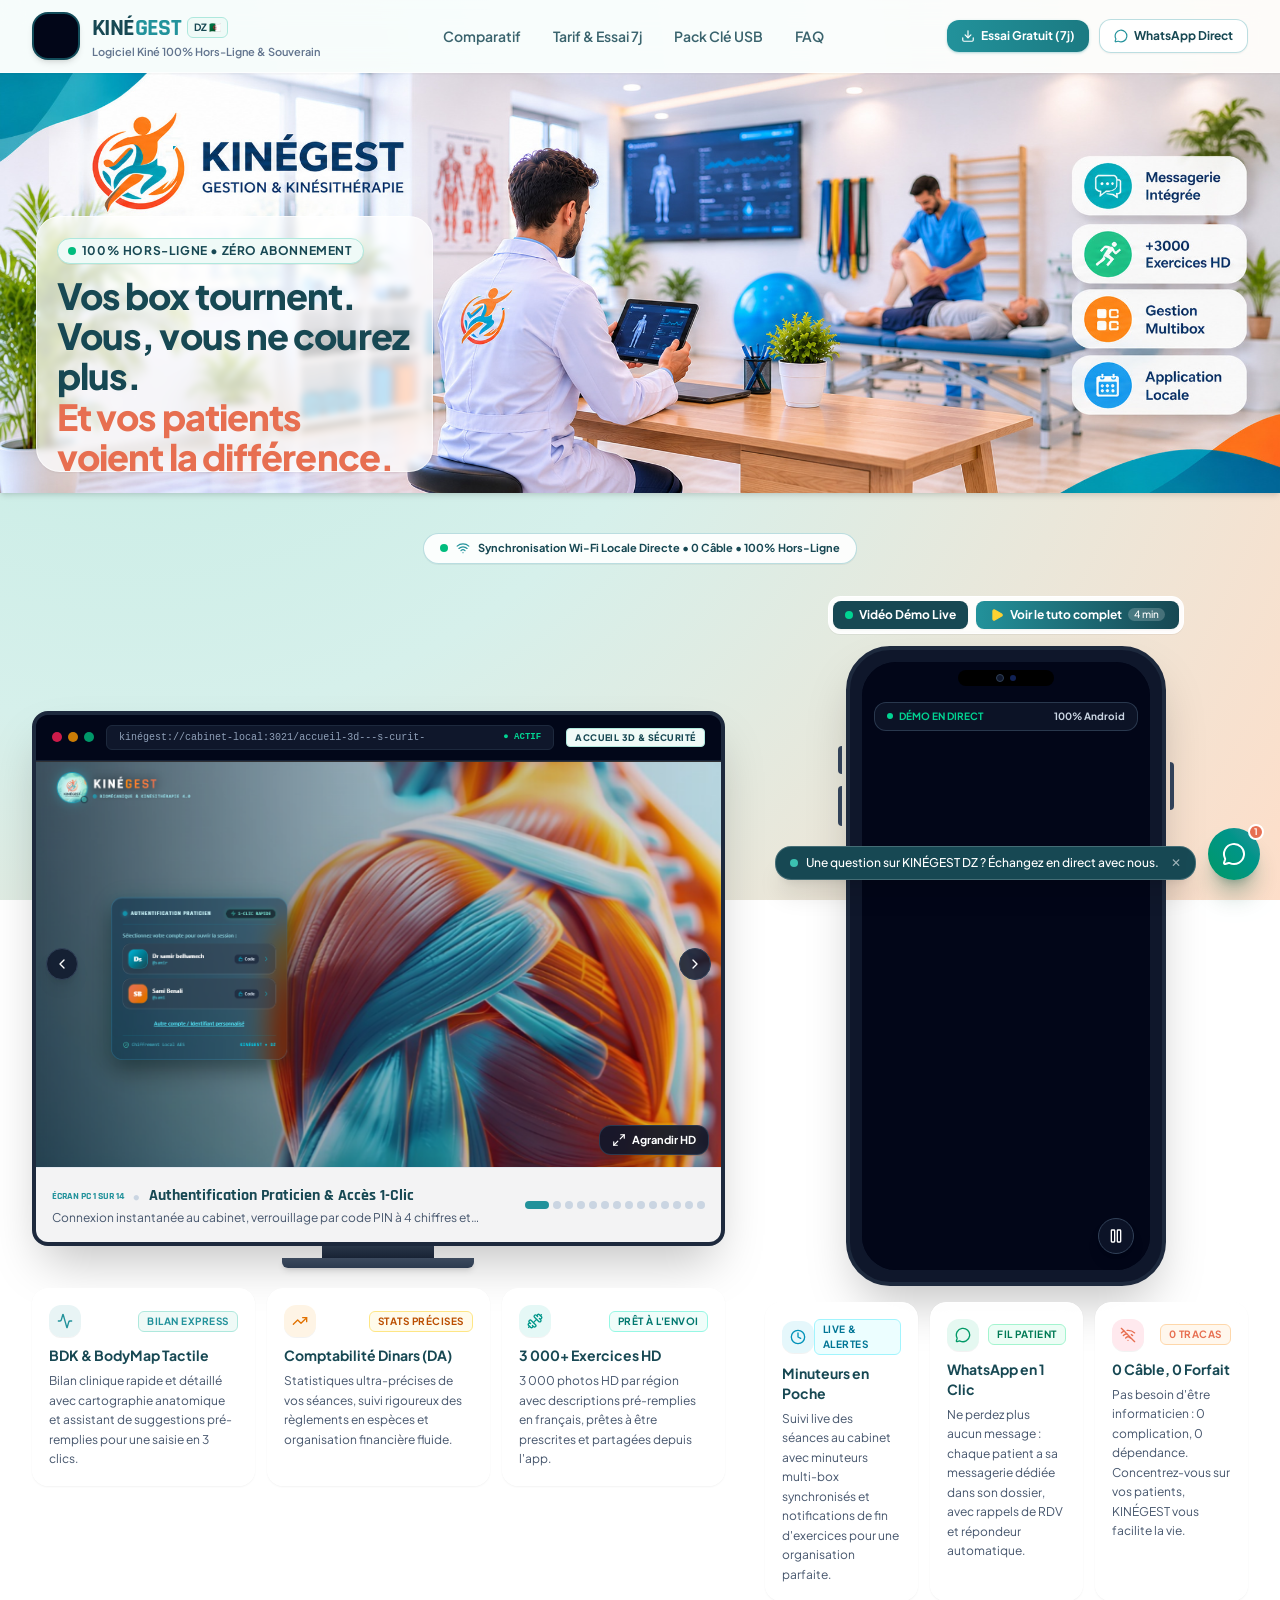
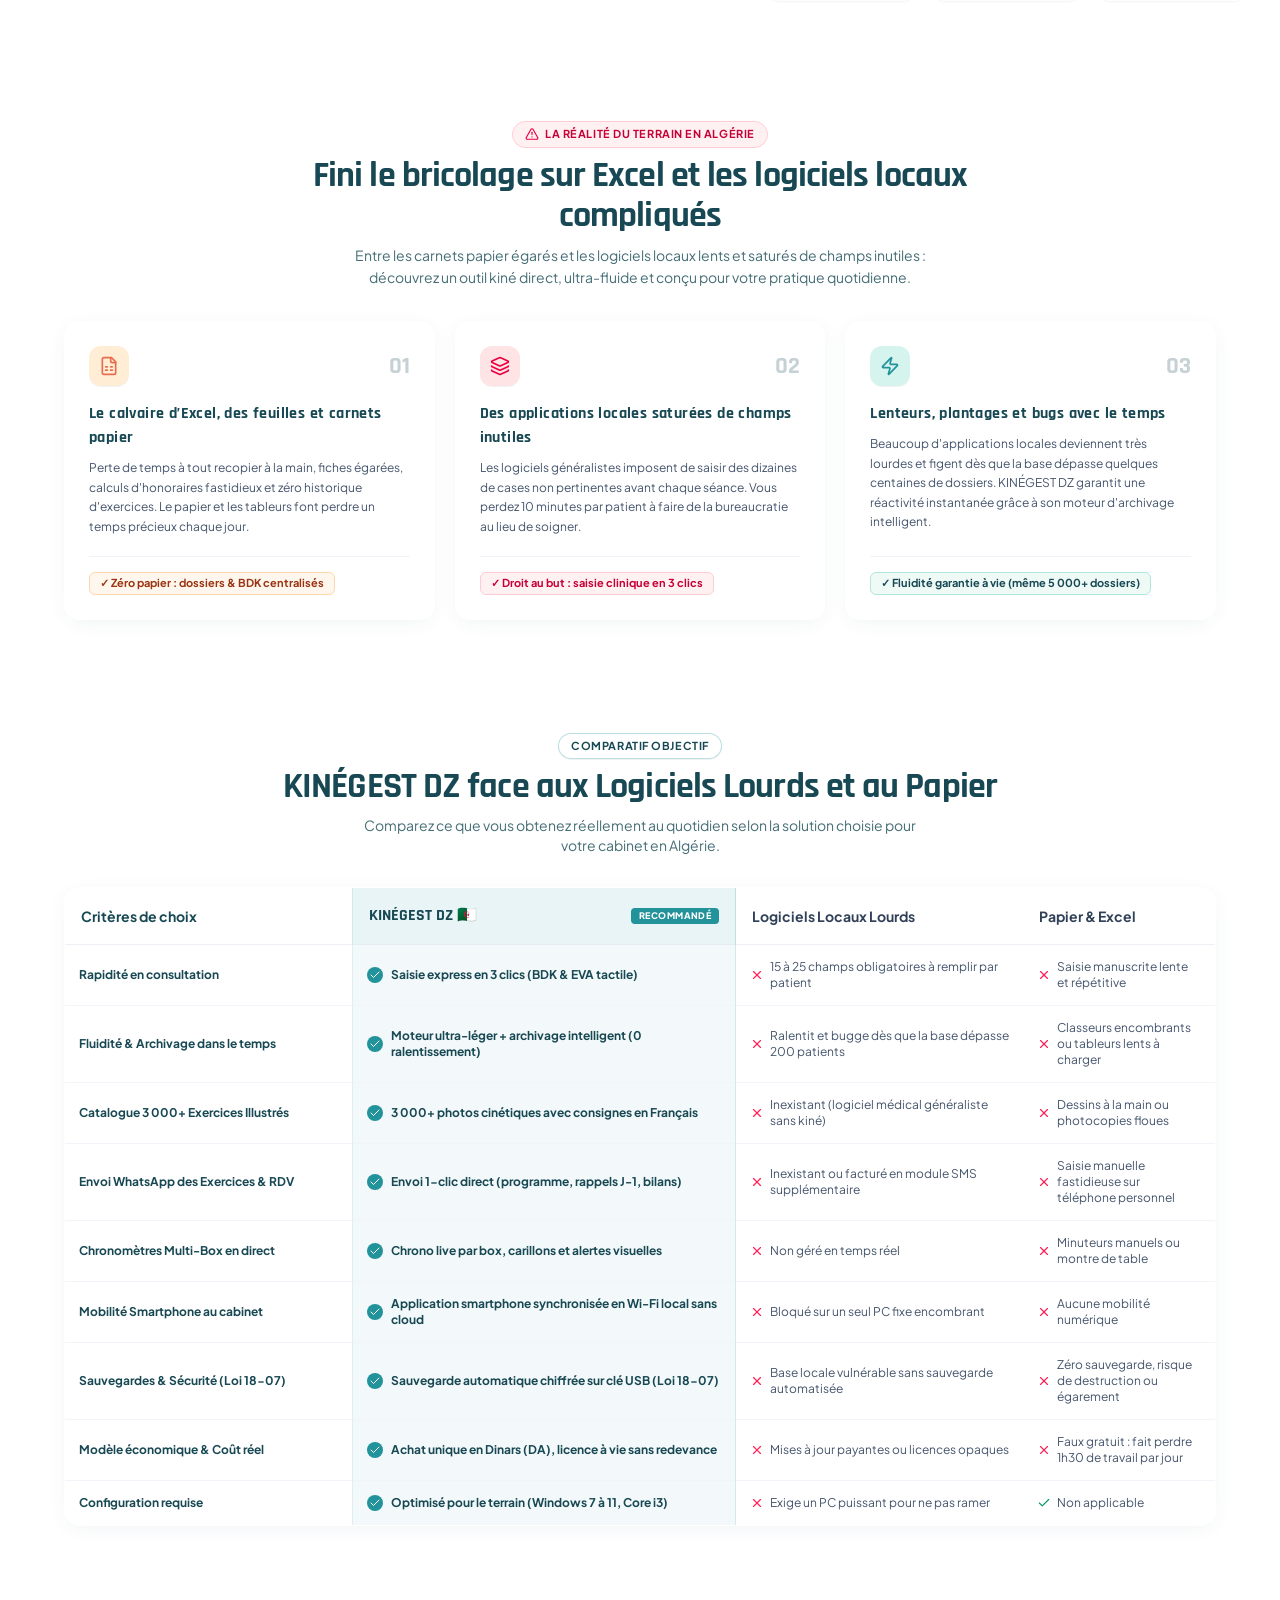
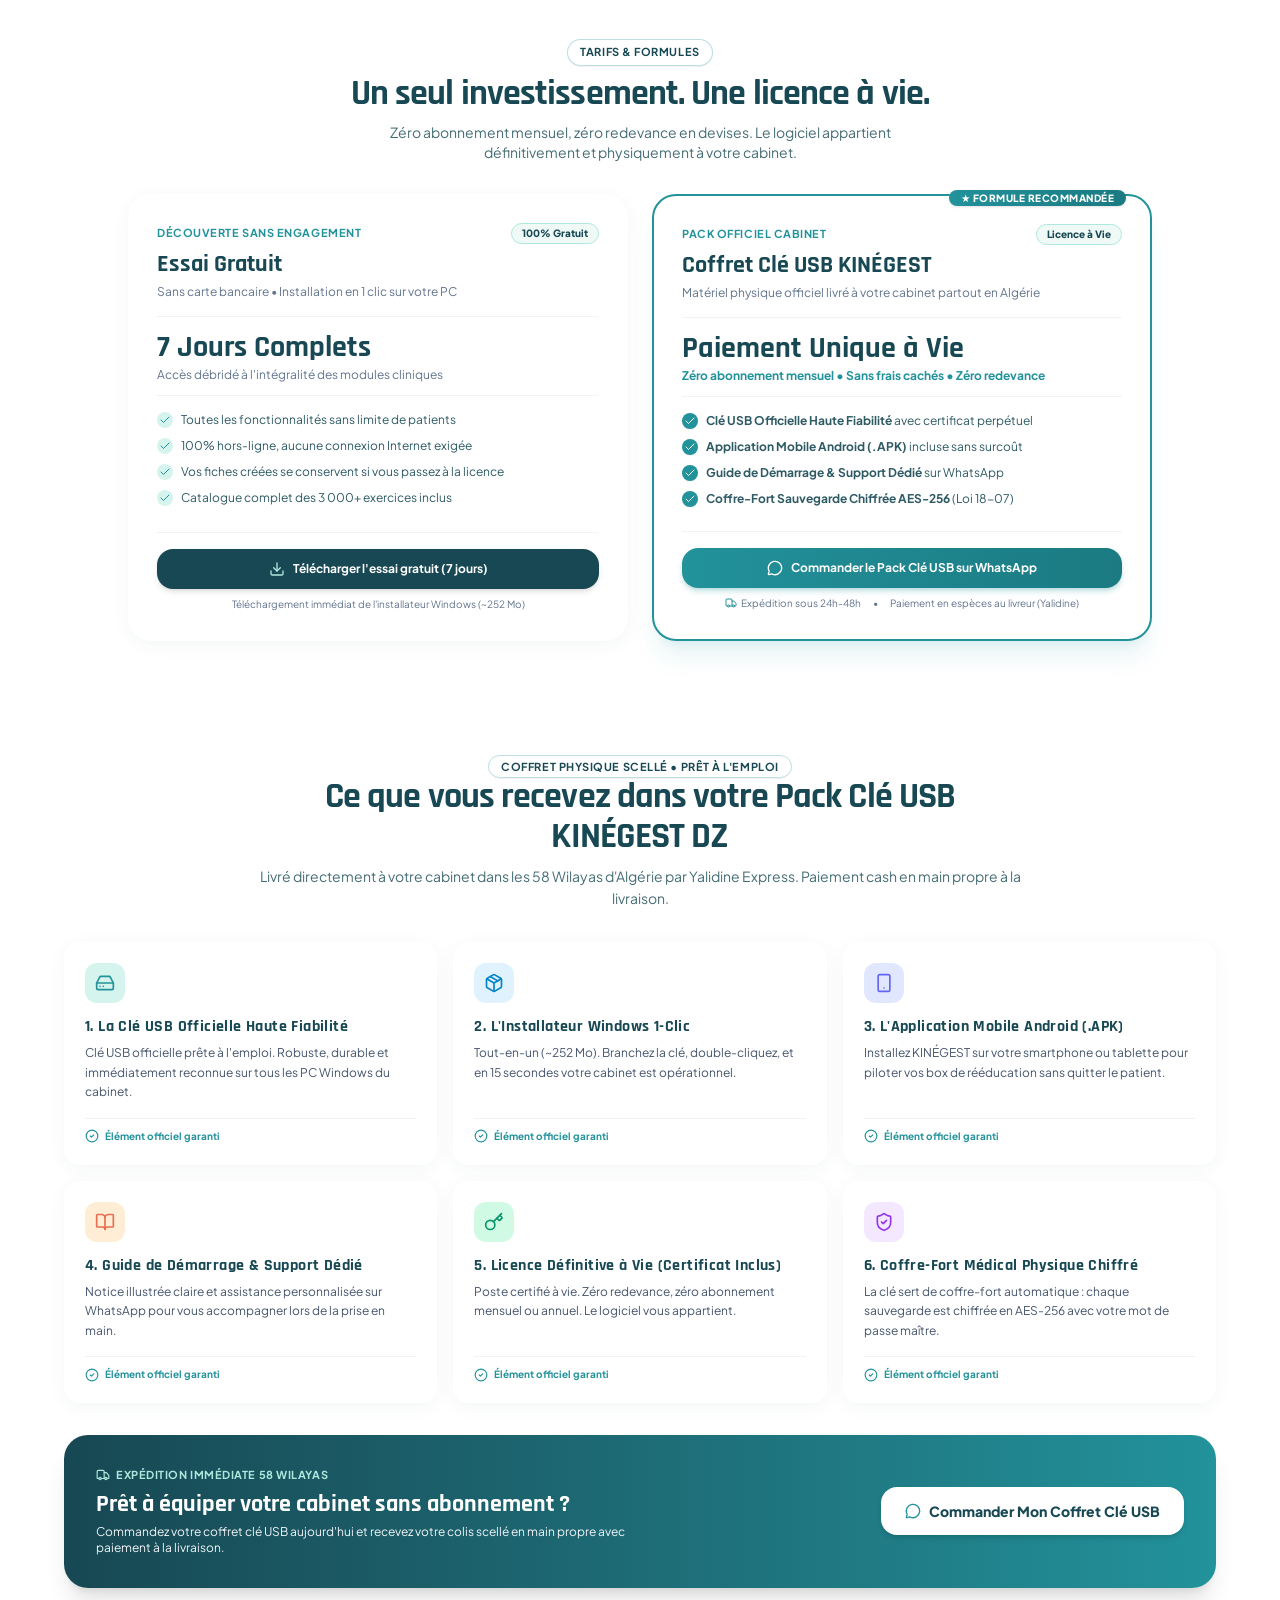
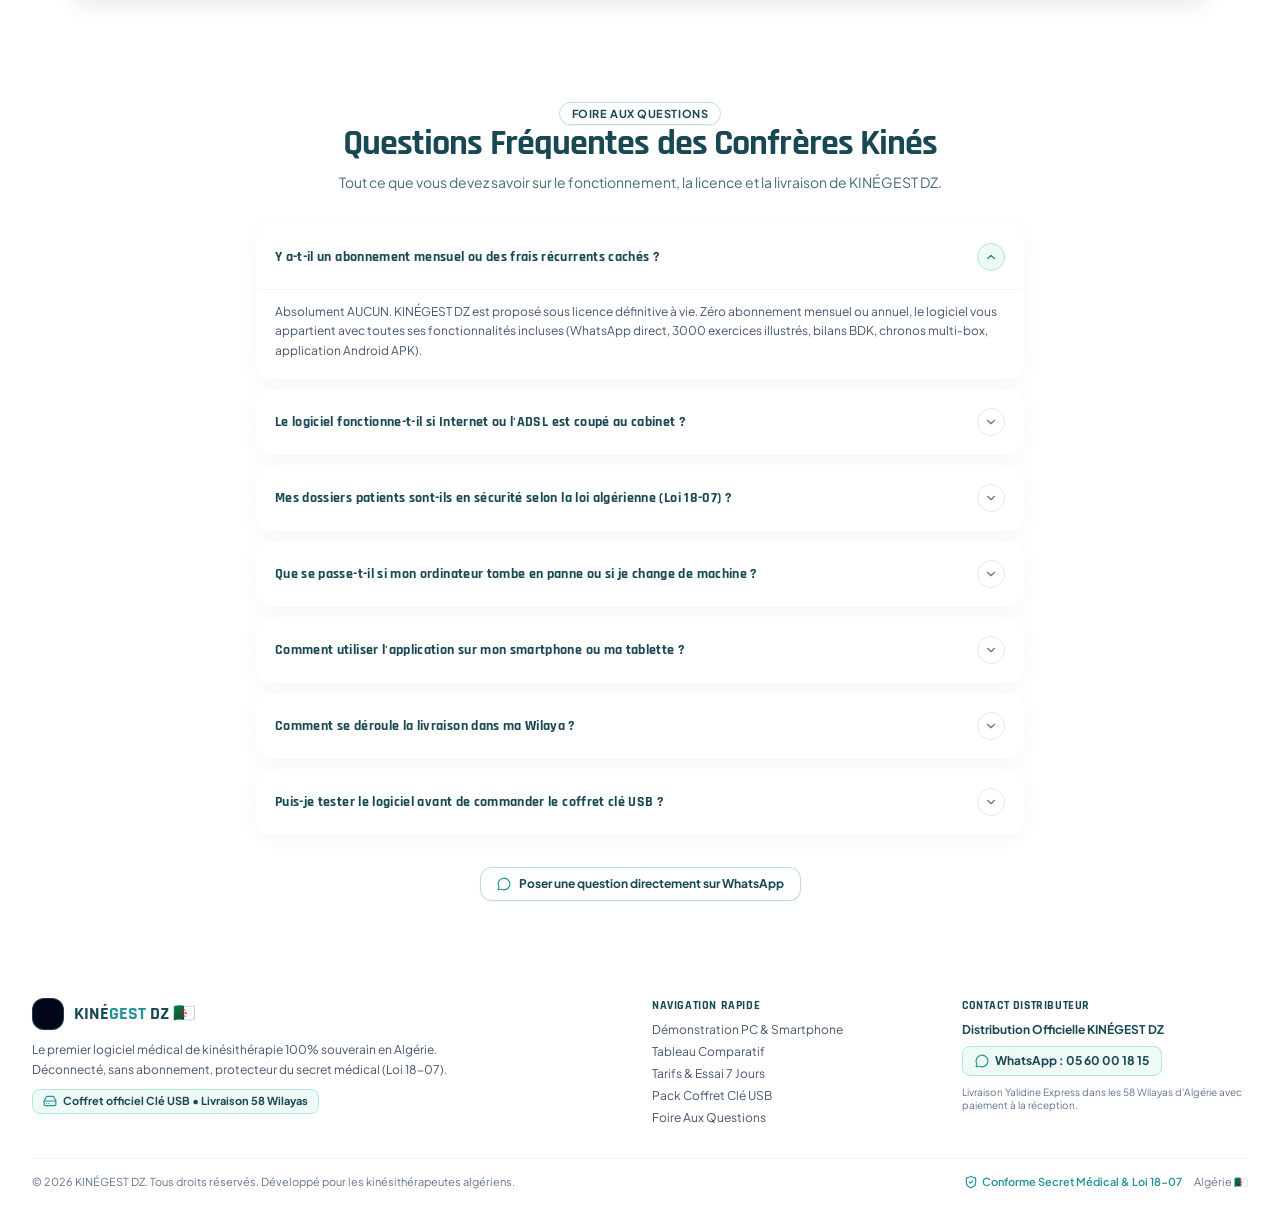
<file: index.html>
<!doctype html>
<html lang="fr" class="scroll-smooth">
  <head>
    <meta charset="UTF-8" />
    <meta name="viewport" content="width=device-width, initial-scale=1.0" />
    <title>KINÉGEST DZ | Le 1er Logiciel Médical de Kinésithérapie 100% Souverain en Algérie</title>
    <meta name="description" content="Pack Clé USB Officielle KINÉGEST DZ • Zéro Abonnement Mensuel • 100% Déconnecté & Conforme Loi 18-07 • Hub WhatsApp & 3 000+ Exercices • BDK Clinique & Cotation EVA • Livraison Express 58 Wilayas." />
    
    <!-- OpenGraph (Aperçu riche lors du partage sur WhatsApp / Facebook / Viber) -->
    <meta property="og:type" content="website" />
    <meta property="og:title" content="KINÉGEST DZ • Logiciel Kinésithérapie & Rééducation Algérie" />
    <meta property="og:description" content="Pack Clé USB Officielle • Zéro Abonnement • 100% Hors-Ligne • Secret Médical Loi 18-07 • 3000+ Exercices & WhatsApp Direct • Livraison 58 Wilayas C.O.D." />
    <meta property="og:image" content="/LOGO.jpg" />
    <meta property="og:url" content="https://kinegest.dz" />
    <meta name="theme-color" content="#0d9488" />
    
    <!-- Fonts biomédicales immersives & professionnelles -->
    <link rel="preconnect" href="https://fonts.googleapis.com">
    <link rel="preconnect" href="https://fonts.gstatic.com" crossorigin>
    <link href="https://fonts.googleapis.com/css2?family=Inter:wght@400;500;600;700;800&family=Plus+Jakarta+Sans:wght@400;500;600;700;800;900&family=Rajdhani:wght@500;600;700&family=JetBrains+Mono:wght@400;500;700&display=swap" rel="stylesheet">
    <link rel="icon" type="image/x-icon" href="/favicon.ico" />
    <script type="module" crossorigin src="/assets/index-huKFGWwk.js"></script>
    <link rel="stylesheet" crossorigin href="/assets/index-CifOSGU8.css">
  </head>
  <body class="bg-slate-50 text-slate-900 antialiased selection:bg-teal-500 selection:text-white font-['Plus_Jakarta_Sans',sans-serif]">
    <div id="root"></div>
  </body>
</html>
</file>
